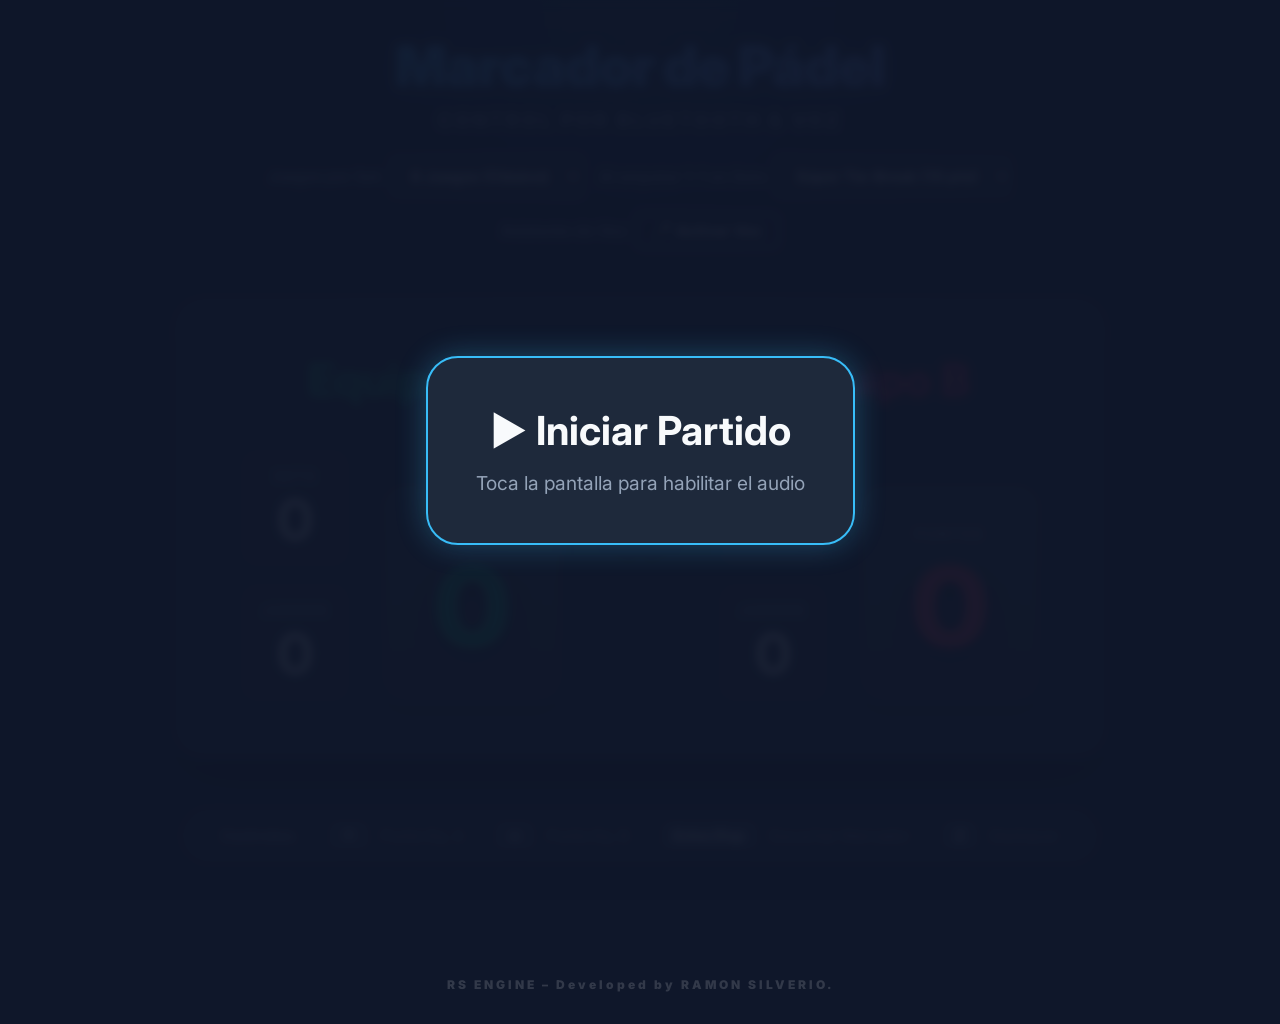
<file: index.html>
<!DOCTYPE html>
<html lang="es">
<head>
    <meta charset="UTF-8">
    <meta name="viewport" content="width=device-width, initial-scale=1.0, maximum-scale=1.0, user-scalable=no">
    <meta name="apple-mobile-web-app-capable" content="yes">
    <meta name="apple-mobile-web-app-status-bar-style" content="black-translucent">
    <meta name="apple-mobile-web-app-title" content="RS Pádel">
    <meta name="theme-color" content="#0f172a">
    <link rel="manifest" href="manifest.json">
    <link rel="apple-touch-icon" href="data:image/svg+xml,<svg xmlns=%22http://www.w3.org/2000/svg%22 viewBox=%220 0 100 100%22><rect width=%22100%22 height=%22100%22 fill=%22%230f172a%22/><text x=%2250%22 y=%2250%22 dominant-baseline=%22central%22 text-anchor=%22middle%22 font-size=%2260%22>🎾</text></svg>">
    <title>Marcador de Pádel por Voz</title>
    <link rel="stylesheet" href="style.css">
    <link href="https://fonts.googleapis.com/css2?family=Inter:wght@400;700;900&display=swap" rel="stylesheet">
</head>
<body>
    <!-- iOS Audio Unlock Overlay -->
    <div id="initOverlay" class="init-overlay">
        <div class="overlay-content">
            <h2>▶ Iniciar Partido</h2>
            <p>Toca la pantalla para habilitar el audio</p>
        </div>
    </div>

    <div class="container">
        <header>
            <h1>Marcador de Pádel</h1>
            <p class="subtitle">Control por Bluetooth & Voz</p>
            <div class="config-bar" style="flex-wrap: wrap;">
                <div>
                    <label for="gamesToWin">Juegos por Set:</label>
                    <select id="gamesToWin">
                        <option value="4">4 Juegos (Fast)</option>
                        <option value="6" selected>6 Juegos (Clásico)</option>
                        <option value="8">8 Juegos (Pro Set)</option>
                    </select>
                </div>
                <div>
                    <label for="thirdSetRule">Al empatar 1-1 en Sets:</label>
                    <select id="thirdSetRule">
                        <option value="STB" selected>Súper Tie-Break (10 pts)</option>
                        <option value="NORMAL">Jugar 3er Set Largo</option>
                    </select>
                </div>
                <div>
                    <label>Asistente de Voz:</label>
                    <button id="btnVoiceControl" class="mic-btn">🎤 Activar Voz</button>
                </div>
            </div>
        </header>

        <main class="scoreboard">
            <div class="team" id="teamA">
                <input type="text" class="team-name" id="nameA" value="Equipo A">
                <div class="score">
                    <div class="sets-games">
                        <div class="stat-box">
                            <span class="label">Sets</span>
                            <span class="value" id="setsA">0</span>
                        </div>
                        <div class="stat-box">
                            <span class="label">Juegos</span>
                            <span class="value" id="gamesA">0</span>
                        </div>
                    </div>
                    <div class="points-box">
                        <span class="label">Puntos</span>
                        <span class="points" id="pointsA">0</span>
                    </div>
                </div>
            </div>

            <div class="divider">
                <div class="vs">VS</div>
            </div>

            <div class="team" id="teamB">
                <input type="text" class="team-name" id="nameB" value="Equipo B">
                <div class="score">
                     <div class="sets-games">
                        <div class="stat-box">
                            <span class="label">Sets</span>
                            <span class="value" id="setsB">0</span>
                        </div>
                        <div class="stat-box">
                            <span class="label">Juegos</span>
                            <span class="value" id="gamesB">0</span>
                        </div>
                    </div>
                    <div class="points-box">
                        <span class="label">Puntos</span>
                        <span class="points" id="pointsB">0</span>
                    </div>
                </div>
            </div>
        </main>

        <footer>
            <div class="instructions" id="instructionsBox"></div>
            <div class="match-status" id="matchStatus"></div>
            <div class="watermark">RS ENGINE &ndash; Developed by RAMON SILVERIO.</div>
        </footer>
    </div>
    <script src="app.js"></script>
</body>
</html>
</file>
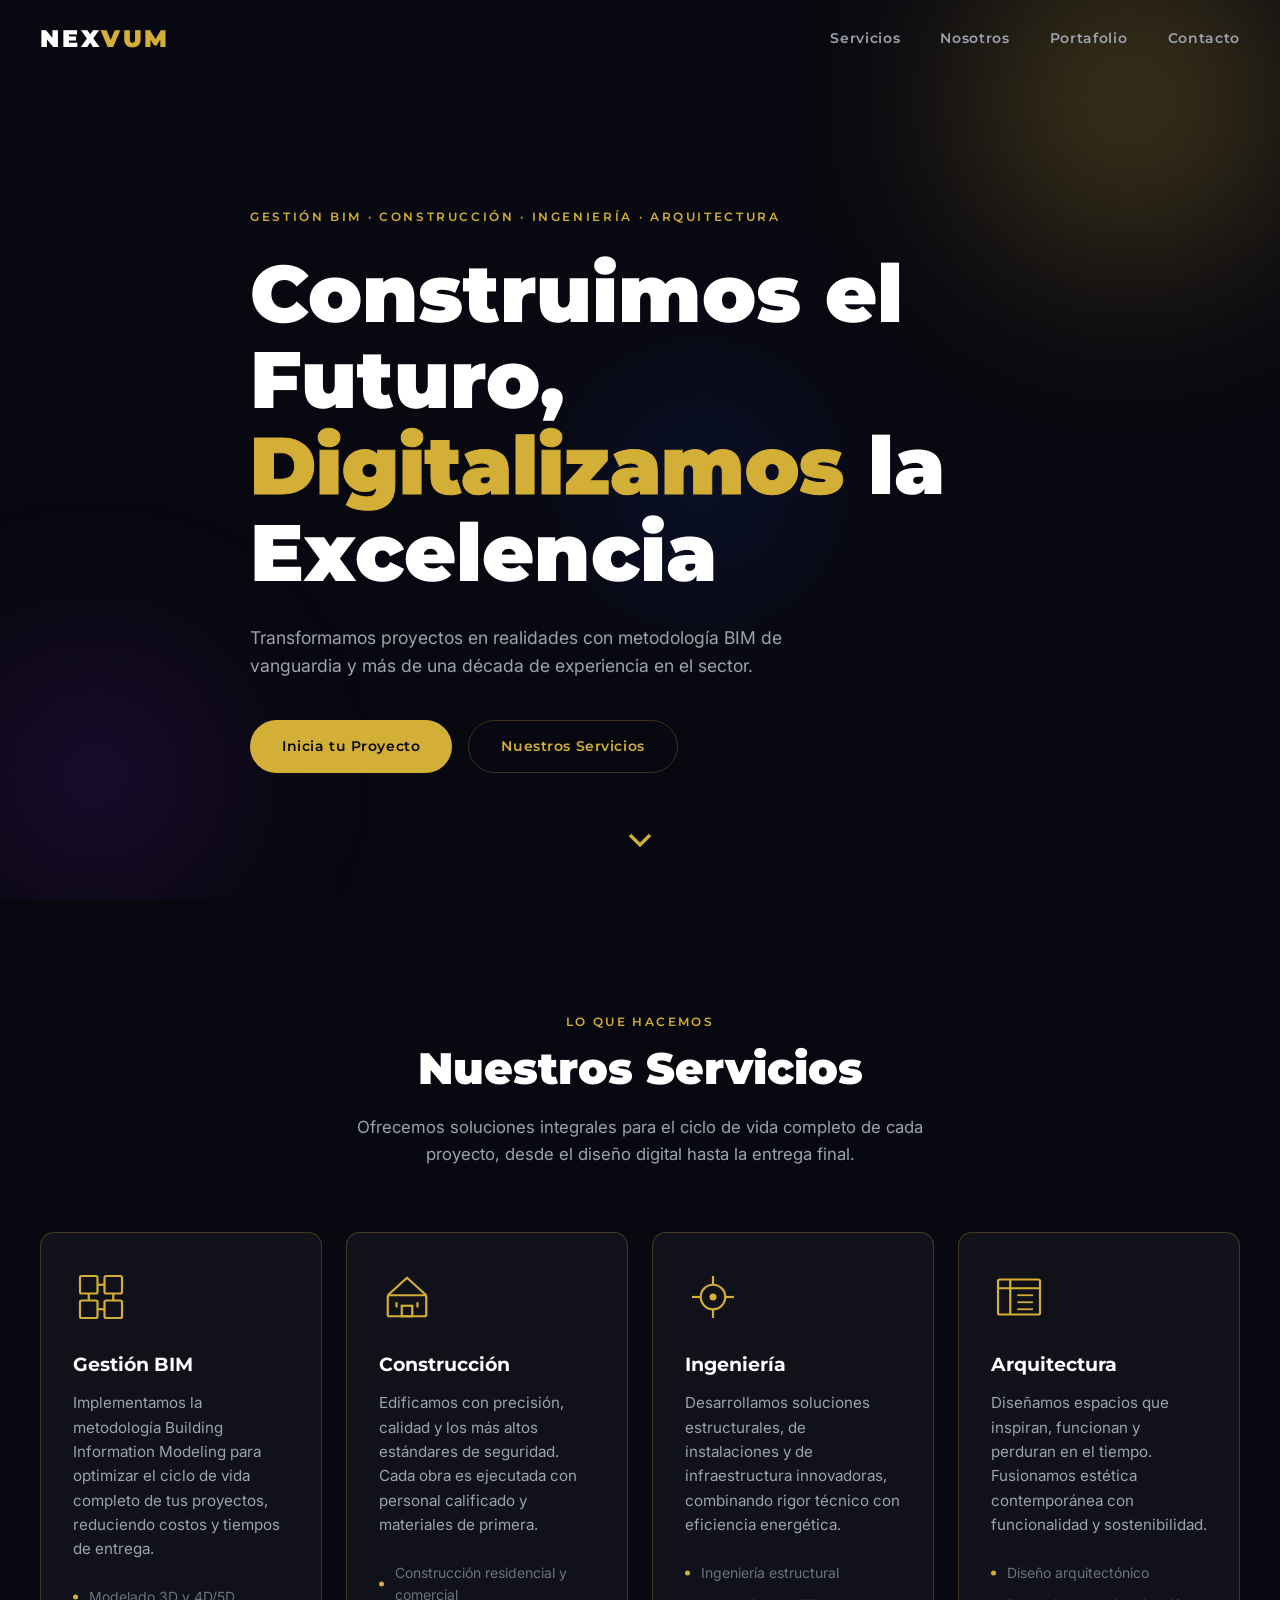
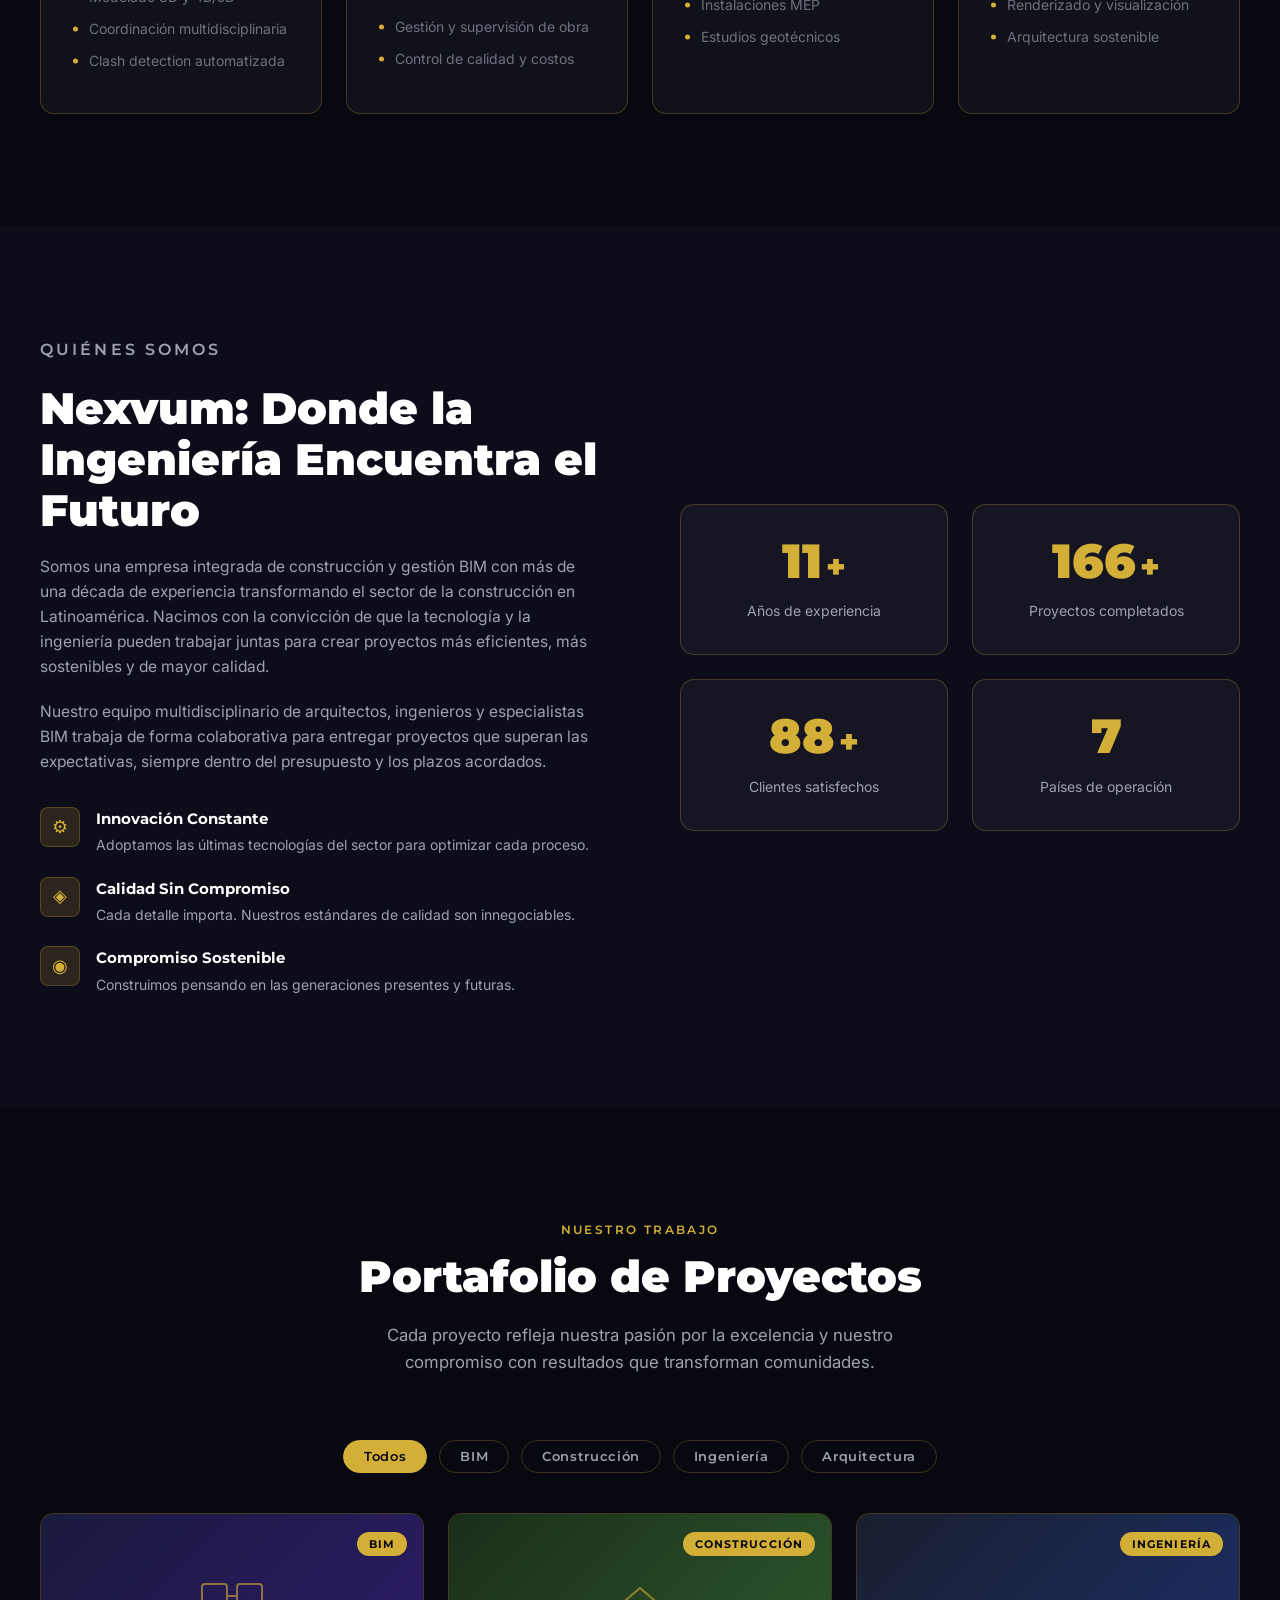
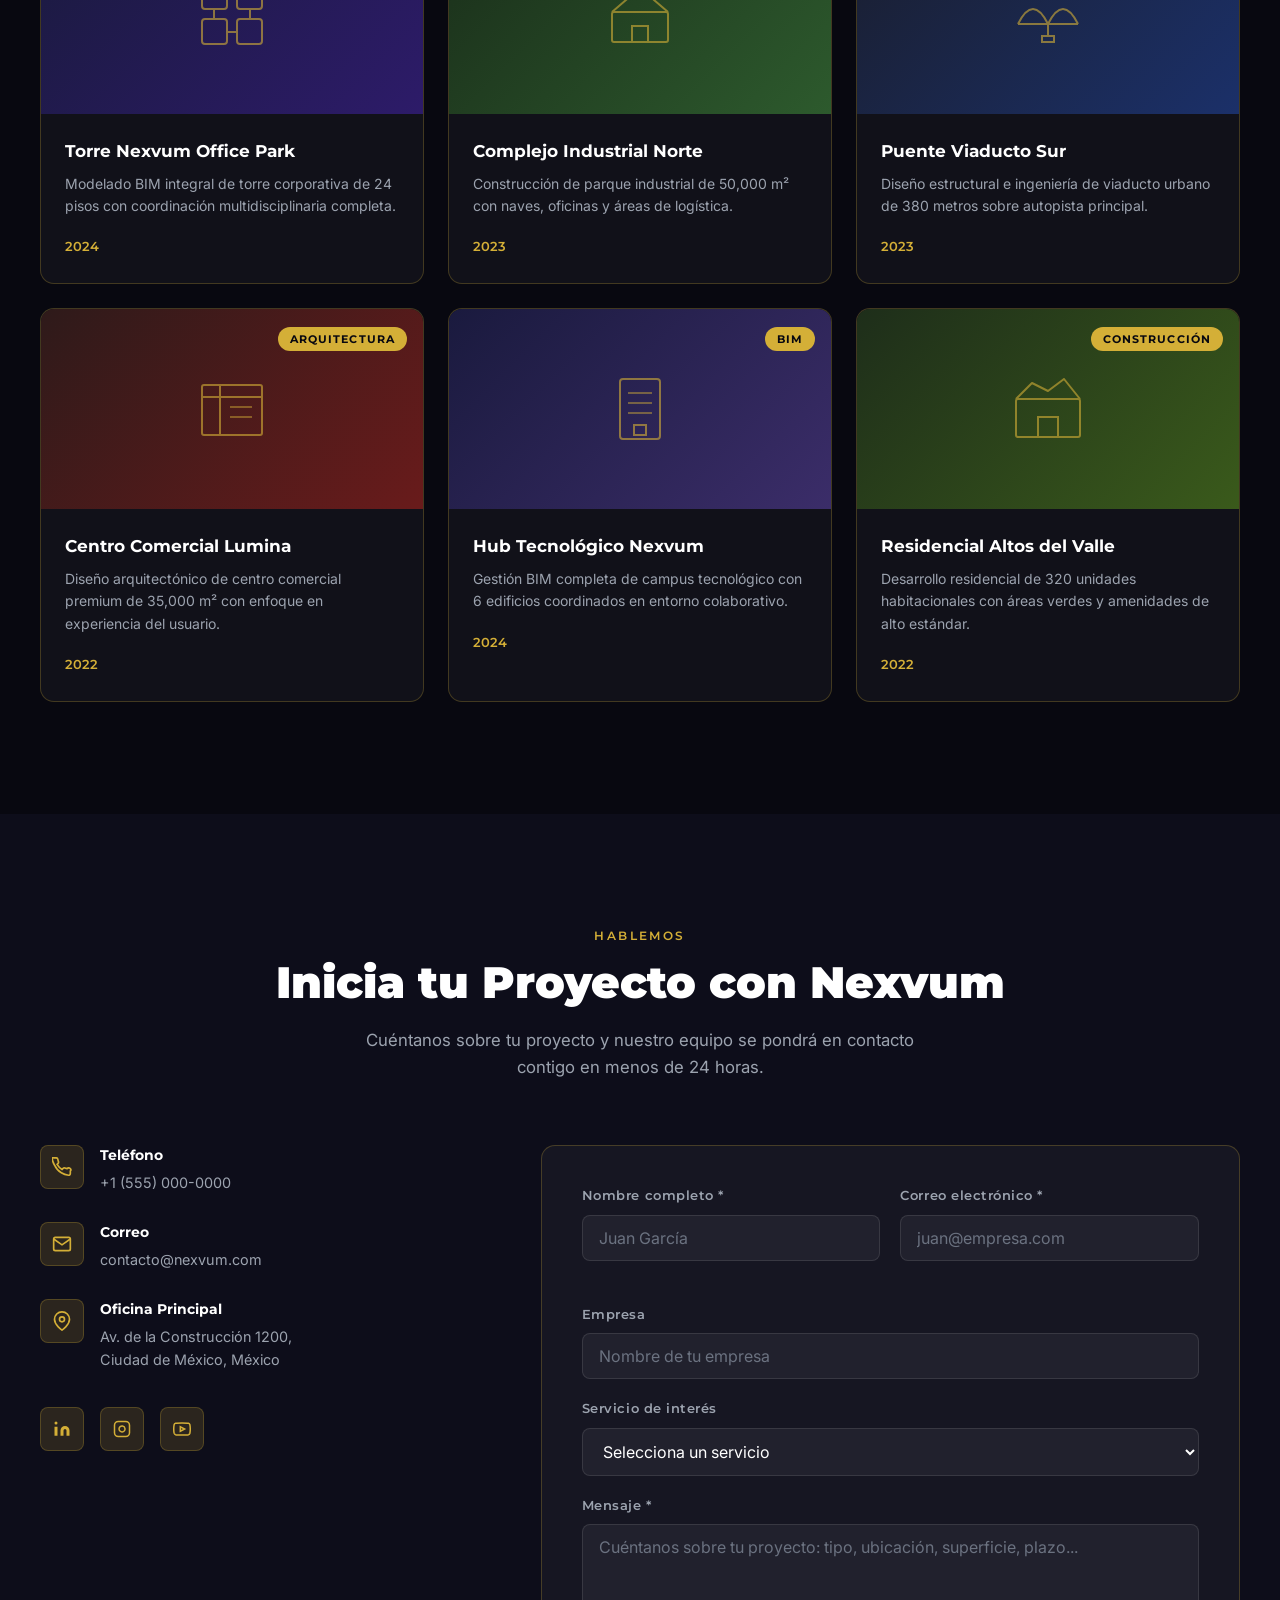
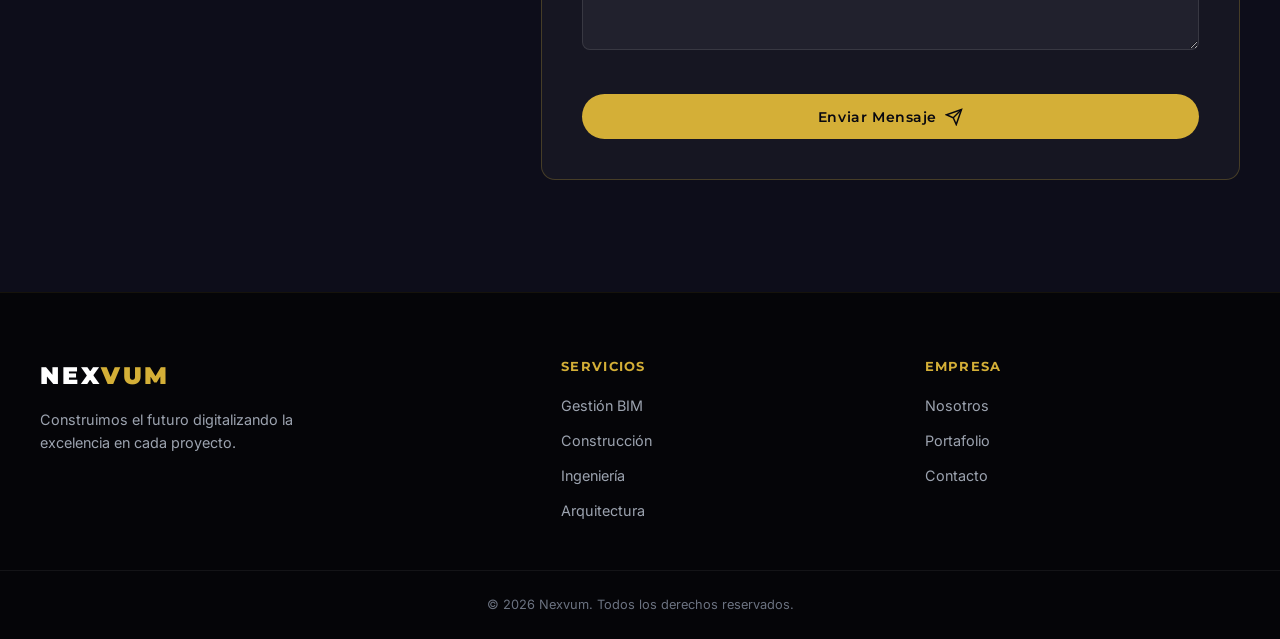
<file: nexvum/index.html>
<!DOCTYPE html>
<html lang="es">
<head>
  <meta charset="UTF-8" />
  <meta name="viewport" content="width=device-width, initial-scale=1.0" />
  <title>Nexvum — Construcción & Gestión BIM</title>
  <meta name="description" content="Nexvum: empresa líder en gestión BIM, construcción, ingeniería y arquitectura. Transformamos proyectos en realidades con tecnología de vanguardia." />
  <link rel="preconnect" href="https://fonts.googleapis.com" />
  <link rel="preconnect" href="https://fonts.gstatic.com" crossorigin />
  <link href="https://fonts.googleapis.com/css2?family=Montserrat:wght@400;600;700;900&family=Inter:wght@400;500;600&display=swap" rel="stylesheet" />
  <link rel="stylesheet" href="style.css" />
</head>
<body>

  <!-- ========== NAVBAR ========== -->
  <header class="navbar" id="navbar">
    <div class="container navbar__inner">
      <a href="#inicio" class="navbar__logo">NEX<span>VUM</span></a>
      <nav class="navbar__menu" id="navMenu">
        <a href="#servicios">Servicios</a>
        <a href="#nosotros">Nosotros</a>
        <a href="#portafolio">Portafolio</a>
        <a href="#contacto">Contacto</a>
      </nav>
      <button class="navbar__toggle" id="navToggle" aria-label="Menú">
        <span></span><span></span><span></span>
      </button>
    </div>
  </header>

  <!-- ========== HERO ========== -->
  <section class="hero" id="inicio">
    <div class="hero__bg">
      <div class="hero__orb hero__orb--1"></div>
      <div class="hero__orb hero__orb--2"></div>
      <div class="hero__orb hero__orb--3"></div>
    </div>
    <div class="container hero__content">
      <p class="hero__label">Gestión BIM · Construcción · Ingeniería · Arquitectura</p>
      <h1 class="hero__title">Construimos el Futuro,<br><span>Digitalizamos</span> la Excelencia</h1>
      <p class="hero__subtitle">Transformamos proyectos en realidades con metodología BIM de vanguardia y más de una década de experiencia en el sector.</p>
      <div class="hero__cta">
        <a href="#contacto" class="btn btn--primary">Inicia tu Proyecto</a>
        <a href="#servicios" class="btn btn--ghost">Nuestros Servicios</a>
      </div>
    </div>
    <a href="#servicios" class="hero__scroll" aria-label="Scroll">
      <svg viewBox="0 0 24 24" fill="none" stroke="currentColor" stroke-width="2"><polyline points="6 9 12 15 18 9"/></svg>
    </a>
  </section>

  <!-- ========== SERVICIOS ========== -->
  <section class="section" id="servicios">
    <div class="container">
      <div class="section__header reveal">
        <p class="section__label">Lo que hacemos</p>
        <h2 class="section__title">Nuestros Servicios</h2>
        <p class="section__desc">Ofrecemos soluciones integrales para el ciclo de vida completo de cada proyecto, desde el diseño digital hasta la entrega final.</p>
      </div>
      <div class="services__grid">

        <article class="card reveal">
          <div class="card__icon">
            <svg viewBox="0 0 64 64" fill="none" xmlns="http://www.w3.org/2000/svg">
              <rect x="8" y="8" width="20" height="20" rx="2" stroke="currentColor" stroke-width="2.5"/>
              <rect x="36" y="8" width="20" height="20" rx="2" stroke="currentColor" stroke-width="2.5"/>
              <rect x="8" y="36" width="20" height="20" rx="2" stroke="currentColor" stroke-width="2.5"/>
              <rect x="36" y="36" width="20" height="20" rx="2" stroke="currentColor" stroke-width="2.5"/>
              <line x1="28" y1="18" x2="36" y2="18" stroke="currentColor" stroke-width="2.5"/>
              <line x1="18" y1="28" x2="18" y2="36" stroke="currentColor" stroke-width="2.5"/>
              <line x1="28" y1="46" x2="36" y2="46" stroke="currentColor" stroke-width="2.5"/>
              <line x1="46" y1="28" x2="46" y2="36" stroke="currentColor" stroke-width="2.5"/>
            </svg>
          </div>
          <h3 class="card__title">Gestión BIM</h3>
          <p class="card__text">Implementamos la metodología Building Information Modeling para optimizar el ciclo de vida completo de tus proyectos, reduciendo costos y tiempos de entrega.</p>
          <ul class="card__list">
            <li>Modelado 3D y 4D/5D</li>
            <li>Coordinación multidisciplinaria</li>
            <li>Clash detection automatizada</li>
          </ul>
        </article>

        <article class="card reveal">
          <div class="card__icon">
            <svg viewBox="0 0 64 64" fill="none" xmlns="http://www.w3.org/2000/svg">
              <rect x="10" y="30" width="44" height="24" rx="2" stroke="currentColor" stroke-width="2.5"/>
              <polyline points="10,30 32,10 54,30" stroke="currentColor" stroke-width="2.5" stroke-linejoin="round"/>
              <rect x="26" y="42" width="12" height="12" stroke="currentColor" stroke-width="2.5"/>
              <line x1="20" y1="38" x2="20" y2="44" stroke="currentColor" stroke-width="2.5"/>
              <line x1="44" y1="38" x2="44" y2="44" stroke="currentColor" stroke-width="2.5"/>
            </svg>
          </div>
          <h3 class="card__title">Construcción</h3>
          <p class="card__text">Edificamos con precisión, calidad y los más altos estándares de seguridad. Cada obra es ejecutada con personal calificado y materiales de primera.</p>
          <ul class="card__list">
            <li>Construcción residencial y comercial</li>
            <li>Gestión y supervisión de obra</li>
            <li>Control de calidad y costos</li>
          </ul>
        </article>

        <article class="card reveal">
          <div class="card__icon">
            <svg viewBox="0 0 64 64" fill="none" xmlns="http://www.w3.org/2000/svg">
              <circle cx="32" cy="32" r="14" stroke="currentColor" stroke-width="2.5"/>
              <line x1="32" y1="8" x2="32" y2="18" stroke="currentColor" stroke-width="2.5"/>
              <line x1="32" y1="46" x2="32" y2="56" stroke="currentColor" stroke-width="2.5"/>
              <line x1="8" y1="32" x2="18" y2="32" stroke="currentColor" stroke-width="2.5"/>
              <line x1="46" y1="32" x2="56" y2="32" stroke="currentColor" stroke-width="2.5"/>
              <circle cx="32" cy="32" r="4" fill="currentColor"/>
            </svg>
          </div>
          <h3 class="card__title">Ingeniería</h3>
          <p class="card__text">Desarrollamos soluciones estructurales, de instalaciones y de infraestructura innovadoras, combinando rigor técnico con eficiencia energética.</p>
          <ul class="card__list">
            <li>Ingeniería estructural</li>
            <li>Instalaciones MEP</li>
            <li>Estudios geotécnicos</li>
          </ul>
        </article>

        <article class="card reveal">
          <div class="card__icon">
            <svg viewBox="0 0 64 64" fill="none" xmlns="http://www.w3.org/2000/svg">
              <rect x="8" y="12" width="48" height="40" rx="2" stroke="currentColor" stroke-width="2.5"/>
              <line x1="8" y1="22" x2="56" y2="22" stroke="currentColor" stroke-width="2.5"/>
              <line x1="22" y1="12" x2="22" y2="52" stroke="currentColor" stroke-width="2.5"/>
              <line x1="30" y1="30" x2="48" y2="30" stroke="currentColor" stroke-width="2"/>
              <line x1="30" y1="38" x2="48" y2="38" stroke="currentColor" stroke-width="2"/>
              <line x1="30" y1="46" x2="48" y2="46" stroke="currentColor" stroke-width="2"/>
            </svg>
          </div>
          <h3 class="card__title">Arquitectura</h3>
          <p class="card__text">Diseñamos espacios que inspiran, funcionan y perduran en el tiempo. Fusionamos estética contemporánea con funcionalidad y sostenibilidad.</p>
          <ul class="card__list">
            <li>Diseño arquitectónico</li>
            <li>Renderizado y visualización</li>
            <li>Arquitectura sostenible</li>
          </ul>
        </article>

      </div>
    </div>
  </section>

  <!-- ========== NOSOTROS ========== -->
  <section class="section section--alt" id="nosotros">
    <div class="container">
      <div class="about__grid">
        <div class="about__text reveal">
          <p class="section__label">Quiénes somos</p>
          <h2 class="section__title">Nexvum: Donde la Ingeniería Encuentra el Futuro</h2>
          <p>Somos una empresa integrada de construcción y gestión BIM con más de una década de experiencia transformando el sector de la construcción en Latinoamérica. Nacimos con la convicción de que la tecnología y la ingeniería pueden trabajar juntas para crear proyectos más eficientes, más sostenibles y de mayor calidad.</p>
          <p>Nuestro equipo multidisciplinario de arquitectos, ingenieros y especialistas BIM trabaja de forma colaborativa para entregar proyectos que superan las expectativas, siempre dentro del presupuesto y los plazos acordados.</p>
          <div class="about__values">
            <div class="value">
              <div class="value__icon">⚙</div>
              <div>
                <strong>Innovación Constante</strong>
                <p>Adoptamos las últimas tecnologías del sector para optimizar cada proceso.</p>
              </div>
            </div>
            <div class="value">
              <div class="value__icon">◈</div>
              <div>
                <strong>Calidad Sin Compromiso</strong>
                <p>Cada detalle importa. Nuestros estándares de calidad son innegociables.</p>
              </div>
            </div>
            <div class="value">
              <div class="value__icon">◉</div>
              <div>
                <strong>Compromiso Sostenible</strong>
                <p>Construimos pensando en las generaciones presentes y futuras.</p>
              </div>
            </div>
          </div>
        </div>
        <div class="about__stats reveal">
          <div class="stat">
            <span class="stat__number" data-target="12">0</span>
            <span class="stat__suffix">+</span>
            <p class="stat__label">Años de experiencia</p>
          </div>
          <div class="stat">
            <span class="stat__number" data-target="180">0</span>
            <span class="stat__suffix">+</span>
            <p class="stat__label">Proyectos completados</p>
          </div>
          <div class="stat">
            <span class="stat__number" data-target="95">0</span>
            <span class="stat__suffix">+</span>
            <p class="stat__label">Clientes satisfechos</p>
          </div>
          <div class="stat">
            <span class="stat__number" data-target="8">0</span>
            <span class="stat__suffix"></span>
            <p class="stat__label">Países de operación</p>
          </div>
        </div>
      </div>
    </div>
  </section>

  <!-- ========== PORTAFOLIO ========== -->
  <section class="section" id="portafolio">
    <div class="container">
      <div class="section__header reveal">
        <p class="section__label">Nuestro trabajo</p>
        <h2 class="section__title">Portafolio de Proyectos</h2>
        <p class="section__desc">Cada proyecto refleja nuestra pasión por la excelencia y nuestro compromiso con resultados que transforman comunidades.</p>
      </div>

      <div class="portfolio__filters reveal">
        <button class="filter-btn active" data-filter="all">Todos</button>
        <button class="filter-btn" data-filter="bim">BIM</button>
        <button class="filter-btn" data-filter="construccion">Construcción</button>
        <button class="filter-btn" data-filter="ingenieria">Ingeniería</button>
        <button class="filter-btn" data-filter="arquitectura">Arquitectura</button>
      </div>

      <div class="portfolio__grid">

        <article class="project-card reveal" data-category="bim">
          <div class="project-card__img" style="background: linear-gradient(135deg, #1a1a3e 0%, #2d1b69 100%);">
            <div class="project-card__overlay">
              <span class="project-card__tag">BIM</span>
            </div>
            <svg class="project-card__icon" viewBox="0 0 80 80" fill="none"><rect x="10" y="10" width="25" height="25" rx="3" stroke="#d4af37" stroke-width="2"/><rect x="45" y="10" width="25" height="25" rx="3" stroke="#d4af37" stroke-width="2"/><rect x="10" y="45" width="25" height="25" rx="3" stroke="#d4af37" stroke-width="2"/><rect x="45" y="45" width="25" height="25" rx="3" stroke="#d4af37" stroke-width="2"/><line x1="35" y1="22" x2="45" y2="22" stroke="#d4af37" stroke-width="2"/><line x1="22" y1="35" x2="22" y2="45" stroke="#d4af37" stroke-width="2"/><line x1="35" y1="58" x2="45" y2="58" stroke="#d4af37" stroke-width="2"/><line x1="58" y1="35" x2="58" y2="45" stroke="#d4af37" stroke-width="2"/></svg>
          </div>
          <div class="project-card__body">
            <h3>Torre Nexvum Office Park</h3>
            <p>Modelado BIM integral de torre corporativa de 24 pisos con coordinación multidisciplinaria completa.</p>
            <span class="project-card__year">2024</span>
          </div>
        </article>

        <article class="project-card reveal" data-category="construccion">
          <div class="project-card__img" style="background: linear-gradient(135deg, #1a2e1a 0%, #2d5a2d 100%);">
            <div class="project-card__overlay">
              <span class="project-card__tag">Construcción</span>
            </div>
            <svg class="project-card__icon" viewBox="0 0 80 80" fill="none"><rect x="12" y="38" width="56" height="30" rx="2" stroke="#d4af37" stroke-width="2"/><polyline points="12,38 40,14 68,38" stroke="#d4af37" stroke-width="2" stroke-linejoin="round"/><rect x="32" y="52" width="16" height="16" stroke="#d4af37" stroke-width="2"/></svg>
          </div>
          <div class="project-card__body">
            <h3>Complejo Industrial Norte</h3>
            <p>Construcción de parque industrial de 50,000 m² con naves, oficinas y áreas de logística.</p>
            <span class="project-card__year">2023</span>
          </div>
        </article>

        <article class="project-card reveal" data-category="ingenieria">
          <div class="project-card__img" style="background: linear-gradient(135deg, #1a1e2e 0%, #1b3069 100%);">
            <div class="project-card__overlay">
              <span class="project-card__tag">Ingeniería</span>
            </div>
            <svg class="project-card__icon" viewBox="0 0 80 80" fill="none"><line x1="10" y1="50" x2="70" y2="50" stroke="#d4af37" stroke-width="2"/><path d="M10,50 Q25,20 40,50 Q55,20 70,50" stroke="#d4af37" stroke-width="2" fill="none"/><line x1="40" y1="50" x2="40" y2="62" stroke="#d4af37" stroke-width="2"/><rect x="34" y="62" width="12" height="6" stroke="#d4af37" stroke-width="2"/></svg>
          </div>
          <div class="project-card__body">
            <h3>Puente Viaducto Sur</h3>
            <p>Diseño estructural e ingeniería de viaducto urbano de 380 metros sobre autopista principal.</p>
            <span class="project-card__year">2023</span>
          </div>
        </article>

        <article class="project-card reveal" data-category="arquitectura">
          <div class="project-card__img" style="background: linear-gradient(135deg, #2e1a1a 0%, #691b1b 100%);">
            <div class="project-card__overlay">
              <span class="project-card__tag">Arquitectura</span>
            </div>
            <svg class="project-card__icon" viewBox="0 0 80 80" fill="none"><rect x="10" y="16" width="60" height="50" rx="2" stroke="#d4af37" stroke-width="2"/><line x1="10" y1="28" x2="70" y2="28" stroke="#d4af37" stroke-width="2"/><line x1="28" y1="16" x2="28" y2="66" stroke="#d4af37" stroke-width="2"/><line x1="38" y1="38" x2="60" y2="38" stroke="#d4af37" stroke-width="1.5"/><line x1="38" y1="48" x2="60" y2="48" stroke="#d4af37" stroke-width="1.5"/></svg>
          </div>
          <div class="project-card__body">
            <h3>Centro Comercial Lumina</h3>
            <p>Diseño arquitectónico de centro comercial premium de 35,000 m² con enfoque en experiencia del usuario.</p>
            <span class="project-card__year">2022</span>
          </div>
        </article>

        <article class="project-card reveal" data-category="bim">
          <div class="project-card__img" style="background: linear-gradient(135deg, #1a1a3e 0%, #3b2d69 100%);">
            <div class="project-card__overlay">
              <span class="project-card__tag">BIM</span>
            </div>
            <svg class="project-card__icon" viewBox="0 0 80 80" fill="none"><rect x="20" y="10" width="40" height="60" rx="3" stroke="#d4af37" stroke-width="2"/><line x1="28" y1="24" x2="52" y2="24" stroke="#d4af37" stroke-width="1.5"/><line x1="28" y1="34" x2="52" y2="34" stroke="#d4af37" stroke-width="1.5"/><line x1="28" y1="44" x2="52" y2="44" stroke="#d4af37" stroke-width="1.5"/><rect x="34" y="56" width="12" height="10" stroke="#d4af37" stroke-width="2"/></svg>
          </div>
          <div class="project-card__body">
            <h3>Hub Tecnológico Nexvum</h3>
            <p>Gestión BIM completa de campus tecnológico con 6 edificios coordinados en entorno colaborativo.</p>
            <span class="project-card__year">2024</span>
          </div>
        </article>

        <article class="project-card reveal" data-category="construccion">
          <div class="project-card__img" style="background: linear-gradient(135deg, #1e2e1a 0%, #3a5a1b 100%);">
            <div class="project-card__overlay">
              <span class="project-card__tag">Construcción</span>
            </div>
            <svg class="project-card__icon" viewBox="0 0 80 80" fill="none"><rect x="8" y="30" width="64" height="38" rx="2" stroke="#d4af37" stroke-width="2"/><polyline points="8,30 24,14 40,22 56,10 72,30" stroke="#d4af37" stroke-width="2" stroke-linejoin="round"/><rect x="30" y="48" width="20" height="20" stroke="#d4af37" stroke-width="2"/></svg>
          </div>
          <div class="project-card__body">
            <h3>Residencial Altos del Valle</h3>
            <p>Desarrollo residencial de 320 unidades habitacionales con áreas verdes y amenidades de alto estándar.</p>
            <span class="project-card__year">2022</span>
          </div>
        </article>

      </div>
    </div>
  </section>

  <!-- ========== CONTACTO ========== -->
  <section class="section section--alt" id="contacto">
    <div class="container">
      <div class="section__header reveal">
        <p class="section__label">Hablemos</p>
        <h2 class="section__title">Inicia tu Proyecto con Nexvum</h2>
        <p class="section__desc">Cuéntanos sobre tu proyecto y nuestro equipo se pondrá en contacto contigo en menos de 24 horas.</p>
      </div>

      <div class="contact__grid">
        <div class="contact__info reveal">
          <div class="contact__item">
            <div class="contact__item-icon">
              <svg viewBox="0 0 24 24" fill="none" stroke="currentColor" stroke-width="2"><path d="M22 16.92v3a2 2 0 01-2.18 2 19.79 19.79 0 01-8.63-3.07A19.5 19.5 0 013.07 9.81a19.79 19.79 0 01-3.07-8.72A2 2 0 012 .99h3a2 2 0 012 1.72c.127.96.361 1.903.7 2.81a2 2 0 01-.45 2.11L6.09 8.91a16 16 0 006 6l1.27-1.27a2 2 0 012.11-.45c.907.339 1.85.573 2.81.7A2 2 0 0122 16.92z"/></svg>
            </div>
            <div>
              <strong>Teléfono</strong>
              <p>+1 (555) 000-0000</p>
            </div>
          </div>
          <div class="contact__item">
            <div class="contact__item-icon">
              <svg viewBox="0 0 24 24" fill="none" stroke="currentColor" stroke-width="2"><path d="M4 4h16c1.1 0 2 .9 2 2v12c0 1.1-.9 2-2 2H4c-1.1 0-2-.9-2-2V6c0-1.1.9-2 2-2z"/><polyline points="22,6 12,13 2,6"/></svg>
            </div>
            <div>
              <strong>Correo</strong>
              <p>contacto@nexvum.com</p>
            </div>
          </div>
          <div class="contact__item">
            <div class="contact__item-icon">
              <svg viewBox="0 0 24 24" fill="none" stroke="currentColor" stroke-width="2"><path d="M21 10c0 7-9 13-9 13s-9-6-9-13a9 9 0 0118 0z"/><circle cx="12" cy="10" r="3"/></svg>
            </div>
            <div>
              <strong>Oficina Principal</strong>
              <p>Av. de la Construcción 1200,<br>Ciudad de México, México</p>
            </div>
          </div>
          <div class="contact__social">
            <a href="#" aria-label="LinkedIn" class="social-link">
              <svg viewBox="0 0 24 24" fill="currentColor"><path d="M16 8a6 6 0 016 6v7h-4v-7a2 2 0 00-2-2 2 2 0 00-2 2v7h-4v-7a6 6 0 016-6zM2 9h4v12H2z"/><circle cx="4" cy="4" r="2"/></svg>
            </a>
            <a href="#" aria-label="Instagram" class="social-link">
              <svg viewBox="0 0 24 24" fill="none" stroke="currentColor" stroke-width="2"><rect x="2" y="2" width="20" height="20" rx="5" ry="5"/><path d="M16 11.37A4 4 0 1112.63 8 4 4 0 0116 11.37z"/><line x1="17.5" y1="6.5" x2="17.51" y2="6.5"/></svg>
            </a>
            <a href="#" aria-label="YouTube" class="social-link">
              <svg viewBox="0 0 24 24" fill="none" stroke="currentColor" stroke-width="2"><path d="M22.54 6.42a2.78 2.78 0 00-1.95-1.96C18.88 4 12 4 12 4s-6.88 0-8.59.46a2.78 2.78 0 00-1.95 1.96A29 29 0 001 12a29 29 0 00.46 5.58A2.78 2.78 0 003.41 19.6C5.12 20 12 20 12 20s6.88 0 8.59-.4a2.78 2.78 0 001.95-1.96A29 29 0 0023 12a29 29 0 00-.46-5.58z"/><polygon points="9.75 15.02 15.5 12 9.75 8.98 9.75 15.02"/></svg>
            </a>
          </div>
        </div>

        <form class="contact__form reveal" id="contactForm" novalidate>
          <div class="form__row">
            <div class="form__group">
              <label for="nombre">Nombre completo *</label>
              <input type="text" id="nombre" name="nombre" placeholder="Juan García" required />
              <span class="form__error" id="errorNombre"></span>
            </div>
            <div class="form__group">
              <label for="email">Correo electrónico *</label>
              <input type="email" id="email" name="email" placeholder="juan@empresa.com" required />
              <span class="form__error" id="errorEmail"></span>
            </div>
          </div>
          <div class="form__group">
            <label for="empresa">Empresa</label>
            <input type="text" id="empresa" name="empresa" placeholder="Nombre de tu empresa" />
          </div>
          <div class="form__group">
            <label for="servicio">Servicio de interés</label>
            <select id="servicio" name="servicio">
              <option value="">Selecciona un servicio</option>
              <option value="bim">Gestión BIM</option>
              <option value="construccion">Construcción</option>
              <option value="ingenieria">Ingeniería</option>
              <option value="arquitectura">Arquitectura</option>
              <option value="integral">Servicio integral</option>
            </select>
          </div>
          <div class="form__group">
            <label for="mensaje">Mensaje *</label>
            <textarea id="mensaje" name="mensaje" rows="5" placeholder="Cuéntanos sobre tu proyecto: tipo, ubicación, superficie, plazo..." required></textarea>
            <span class="form__error" id="errorMensaje"></span>
          </div>
          <button type="submit" class="btn btn--primary btn--full" id="submitBtn">
            <span class="btn__text">Enviar Mensaje</span>
            <svg class="btn__icon" viewBox="0 0 24 24" fill="none" stroke="currentColor" stroke-width="2"><line x1="22" y1="2" x2="11" y2="13"/><polygon points="22 2 15 22 11 13 2 9 22 2"/></svg>
          </button>
          <div class="form__success" id="formSuccess">
            <svg viewBox="0 0 24 24" fill="none" stroke="currentColor" stroke-width="2"><polyline points="20 6 9 17 4 12"/></svg>
            <p>Mensaje enviado con éxito. Te contactaremos pronto.</p>
          </div>
        </form>
      </div>
    </div>
  </section>

  <!-- ========== FOOTER ========== -->
  <footer class="footer">
    <div class="container footer__inner">
      <div class="footer__brand">
        <a href="#inicio" class="navbar__logo">NEX<span>VUM</span></a>
        <p>Construimos el futuro digitalizando la excelencia en cada proyecto.</p>
      </div>
      <nav class="footer__nav">
        <strong>Servicios</strong>
        <a href="#servicios">Gestión BIM</a>
        <a href="#servicios">Construcción</a>
        <a href="#servicios">Ingeniería</a>
        <a href="#servicios">Arquitectura</a>
      </nav>
      <nav class="footer__nav">
        <strong>Empresa</strong>
        <a href="#nosotros">Nosotros</a>
        <a href="#portafolio">Portafolio</a>
        <a href="#contacto">Contacto</a>
      </nav>
    </div>
    <div class="footer__bottom">
      <p>&copy; <span id="year"></span> Nexvum. Todos los derechos reservados.</p>
    </div>
  </footer>

  <script src="script.js"></script>
</body>
</html>
</file>
<file: style.css>
:root {
    --bg-color: #0f172a; /* Dark slate */
    --card-bg: #1e293b;
    --text-primary: #f8fafc;
    --text-secondary: #94a3b8;
    --accent-color: #38bdf8; /* Light blue */
    --team-a-color: #10b981; /* Emerald */
    --team-b-color: #f43f5e; /* Rose */
    --font-family: 'Inter', sans-serif;
}

* {
    box-sizing: border-box;
    margin: 0;
    padding: 0;
}

body {
    background-color: var(--bg-color);
    color: var(--text-primary);
    font-family: var(--font-family);
    min-height: 100vh;
    display: flex;
    justify-content: center;
    align-items: center;
    background-image: radial-gradient(circle at top, rgba(56, 189, 248, 0.1), transparent 40%);
    touch-action: manipulation;
}
html { touch-action: manipulation; }

.container {
    width: 100%;
    max-width: 1000px;
    padding: 2rem;
    display: flex;
    flex-direction: column;
    gap: 3rem;
}

header {
    text-align: center;
}

h1 {
    font-size: 3.5rem;
    font-weight: 900;
    letter-spacing: -1px;
    background: linear-gradient(135deg, var(--accent-color), #818cf8);
    -webkit-background-clip: text;
    background-clip: text;
    -webkit-text-fill-color: transparent;
    margin-bottom: 0.5rem;
    filter: drop-shadow(0 4px 10px rgba(56,189,248,0.2));
}

.subtitle {
    color: var(--text-secondary);
    font-size: 1.2rem;
    text-transform: uppercase;
    letter-spacing: 3px;
    font-weight: 700;
}

.scoreboard {
    display: flex;
    justify-content: space-between;
    align-items: stretch;
    background: var(--card-bg);
    border-radius: 2rem;
    padding: 3.5rem;
    box-shadow: 0 25px 50px -12px rgba(0, 0, 0, 0.5), inset 0 1px 1px rgba(255, 255, 255, 0.1);
    position: relative;
    overflow: hidden;
    backdrop-filter: blur(10px);
}

.team {
    flex: 1;
    display: flex;
    flex-direction: column;
    align-items: center;
    gap: 2rem;
    z-index: 2;
}

.team-name {
    background: transparent;
    border: none;
    color: var(--text-primary);
    font-size: 2.8rem;
    font-weight: 700;
    text-align: center;
    font-family: var(--font-family);
    width: 100%;
    padding-bottom: 0.5rem;
    border-bottom: 2px solid transparent;
    transition: all 0.3s ease;
}

.team-name:focus {
    outline: none;
    border-bottom-color: rgba(255,255,255,0.2);
    transform: scale(1.02);
}

#teamA .team-name { color: var(--team-a-color); text-shadow: 0 0 20px rgba(16,185,129,0.3); }
#teamB .team-name { color: var(--team-b-color); text-shadow: 0 0 20px rgba(244,63,94,0.3); }

.score {
    display: flex;
    gap: 2rem;
    align-items: flex-end;
}

.sets-games {
    display: flex;
    flex-direction: column;
    gap: 1rem;
}

.stat-box {
    display: flex;
    flex-direction: column;
    align-items: center;
    background: rgba(255, 255, 255, 0.05);
    padding: 1.2rem;
    border-radius: 1rem;
    min-width: 110px;
    transition: background 0.3s ease;
}

.stat-box:hover {
    background: rgba(255, 255, 255, 0.08);
}

.label {
    font-size: 0.85rem;
    color: var(--text-secondary);
    text-transform: uppercase;
    letter-spacing: 2px;
    margin-bottom: 0.5rem;
    font-weight: 700;
}

.stat-box .value {
    font-size: 3.5rem;
    font-weight: 700;
    line-height: 1;
    text-shadow: 0 4px 10px rgba(0,0,0,0.3);
}

.points-box {
    display: flex;
    flex-direction: column;
    align-items: center;
    background: linear-gradient(180deg, rgba(255,255,255,0.1), rgba(255,255,255,0.05));
    padding: 2.5rem 2rem;
    border-radius: 1.5rem;
    min-width: 180px;
    box-shadow: inset 0 2px 4px rgba(255,255,255,0.1), 0 10px 20px rgba(0,0,0,0.2);
    transition: transform 0.3s ease;
}

.points-box:hover {
    transform: translateY(-5px);
}

.points-box .points {
    font-size: 7rem;
    font-weight: 900;
    line-height: 1;
    text-shadow: 0 10px 20px rgba(0,0,0,0.5);
}

#teamA .points { color: var(--team-a-color); }
#teamB .points { color: var(--team-b-color); }

.divider {
    display: flex;
    align-items: center;
    justify-content: center;
    margin: 0 2rem;
    position: relative;
    z-index: 1;
}

.divider::before {
    content: '';
    position: absolute;
    top: -3.5rem;
    bottom: -3.5rem;
    width: 2px;
    background: linear-gradient(to bottom, transparent, rgba(255,255,255,0.15), transparent);
}

.vs {
    background: var(--bg-color);
    padding: 1rem 1.2rem;
    border-radius: 50%;
    font-weight: 900;
    color: var(--text-secondary);
    border: 2px solid rgba(255,255,255,0.1);
    z-index: 2;
    box-shadow: 0 0 20px rgba(0,0,0,0.5);
}

footer {
    display: flex;
    flex-direction: column;
    align-items: center;
    gap: 1.5rem;
}

.instructions {
    display: flex;
    gap: 2rem;
    background: var(--card-bg);
    padding: 1.2rem 2.5rem;
    border-radius: 100px;
    font-size: 0.95rem;
    color: var(--text-secondary);
    box-shadow: 0 10px 20px rgba(0,0,0,0.2);
    border: 1px solid rgba(255,255,255,0.05);
}

kbd {
    background: #334155;
    padding: 0.3rem 0.8rem;
    border-radius: 8px;
    font-family: inherit;
    color: var(--text-primary);
    border-bottom: 3px solid #0f172a;
    margin-right: 0.5rem;
    font-weight: 700;
}

.match-status {
    font-size: 1.8rem;
    font-weight: 900;
    color: #fbbf24;
    text-align: center;
    min-height: 2.5rem;
    animation: pulse 2s infinite;
    letter-spacing: 2px;
    text-shadow: 0 0 10px rgba(251,191,36,0.3);
}

@keyframes pulse {
    0% { opacity: 0.8; transform: scale(1); }
    50% { opacity: 1; transform: scale(1.05); }
    100% { opacity: 0.8; transform: scale(1); }
}

@keyframes pop {
    0% { transform: scale(1); }
    50% { transform: scale(1.15); }
    100% { transform: scale(1); }
}

.pop-anim {
    animation: pop 0.4s cubic-bezier(0.175, 0.885, 0.32, 1.275);
}

/* === MOBILE & TABLET RESPONSIVE FIXES === */
.init-overlay {
    position: fixed;
    top: 0; left: 0; right: 0; bottom: 0;
    background: rgba(15, 23, 42, 0.95);
    z-index: 9999;
    display: flex;
    justify-content: center;
    align-items: center;
    backdrop-filter: blur(5px);
    cursor: pointer;
    transition: opacity 0.5s;
}
.overlay-content {
    background: var(--card-bg);
    padding: 3rem;
    border-radius: 2rem;
    text-align: center;
    border: 2px solid var(--accent-color);
    box-shadow: 0 0 30px rgba(56,189,248,0.3);
}
.overlay-content h2 { font-size: 2.5rem; color: var(--text-primary); margin-bottom: 1rem; }
.overlay-content p { color: var(--text-secondary); font-size: 1.2rem; }

@media (max-width: 900px) {
    .scoreboard {
        flex-direction: column;
        padding: 2rem;
        gap: 2rem;
    }
    .divider {
        margin: 1rem 0;
    }
    .divider::before {
        top: 50%; bottom: auto; left: -10rem; right: -10rem;
        height: 2px; width: auto;
        background: linear-gradient(to right, transparent, rgba(255,255,255,0.15), transparent);
    }
    .team { gap: 1rem; }
    h1 { font-size: 2.5rem; }
    .subtitle { font-size: 1rem; }
    .team-name { font-size: 2rem; }
    .points-box { padding: 1.5rem 1rem; min-width: 140px; }
    .points-box .points { font-size: 5rem; }
    .stat-box .value { font-size: 2.5rem; }
    .instructions {
        flex-direction: column;
        gap: 1rem;
        text-align: center;
        padding: 1.5rem;
    }
}

@media (max-width: 600px) {
    body { padding: 0; }
    .container { padding: 0.5rem; gap: 0.8rem; max-width: 100vw; overflow-x: hidden; }
    .scoreboard { padding: 1rem 0.5rem; gap: 0.8rem; border-radius: 1.5rem; }
    
    h1 { font-size: 1.6rem; margin-bottom: 0; }
    .subtitle { display: none; }
    
    .team { gap: 0.5rem; }
    .team-name { font-size: 1.3rem; padding-bottom: 0; }
    
    .score { gap: 0.6rem; justify-content: center; }
    .stat-box { padding: 0.5rem; min-width: 60px; border-radius: 0.8rem; }
    .stat-box .value { font-size: 1.6rem; }
    .stat-box .label { font-size: 0.65rem; margin-bottom: 0.2rem; }
    
    .points-box { padding: 0.8rem 1rem; min-width: 100px; border-radius: 1rem; }
    .points-box .points { font-size: 3rem; }
    
    .divider { margin: 0.2rem 0; }
    .divider::before { left: -3rem; right: -3rem; }
    .vs { padding: 0.3rem 0.4rem; font-size: 0.7rem; border-width: 1px; }
    
    .config-bar { 
        flex-direction: column; 
        gap: 0.4rem; 
        margin-top: 0.2rem; 
    }
    .config-bar div { display: flex; justify-content: space-between; align-items: center; width: 100%; border-bottom: 1px solid rgba(255,255,255,0.05); padding-bottom: 0.4rem; }
    .config-bar div:last-child { border-bottom: none; }
    .config-bar label { font-size: 0.8rem; }
    .config-bar select { padding: 0.3rem 0.5rem; font-size: 0.75rem; width: 150px; }
    .config-bar .mic-btn { width: 150px; font-size: 0.75rem; padding: 0.3rem 0.5rem; }
    
    footer { gap: 0.5rem; }
    .match-status { font-size: 1.2rem; min-height: 1.4rem; }
    
    .instructions { 
        flex-direction: row; 
        flex-wrap: wrap; 
        padding: 0.6rem; 
        gap: 0.3rem; 
        font-size: 0.75rem; 
        justify-content: center;
        border-radius: 1rem;
    }
    .instructions span { 
        background: rgba(0,0,0,0.3); 
        padding: 0.25rem 0.5rem; 
        border-radius: 6px; 
    }
    .instructions strong { width: 100%; text-align: center; margin-bottom: 0.2rem; font-size: 0.8rem; }
    .instructions kbd { padding: 0.1rem 0.3rem; font-size: 0.65rem; border-bottom-width: 1px; margin-right: 0;}
    
    .watermark { margin-top: 0; font-size: 0.6rem; margin-bottom: 0.5rem; }
    
    .overlay-content { padding: 1.5rem; margin: 1rem; border-radius: 1rem; }
    .overlay-content h2 { font-size: 1.5rem; }
    .overlay-content p { font-size: 0.9rem; }
}

/* Make points box clickable on touch devices */
.points-box { cursor: pointer; -webkit-tap-highlight-color: transparent; }
.points-box:active { transform: scale(0.95); }

/* Watermark */
.watermark {
    font-size: 0.75rem;
    color: rgba(255, 255, 255, 0.15);
    text-align: center;
    letter-spacing: 3px;
    margin-top: 1.5rem;
    font-weight: 900;
    user-select: none;
    pointer-events: none;
}

/* Config Bar */
.config-bar {
    margin-top: 1.5rem;
    display: flex;
    justify-content: center;
    align-items: center;
    gap: 1rem;
    font-size: 0.95rem;
    color: var(--text-secondary);
    font-weight: 700;
}

.config-bar select {
    background: var(--card-bg);
    color: var(--text-primary);
    border: 2px solid rgba(255,255,255,0.1);
    padding: 0.5rem 1rem;
    border-radius: 8px;
    font-family: inherit;
    font-size: 0.95rem;
    font-weight: 700;
    outline: none;
    cursor: pointer;
    transition: border-color 0.3s;
}

.config-bar select:hover, .config-bar select:focus {
    border-color: var(--accent-color);
}

/* Mic Button */
.mic-btn {
    background: transparent;
    border: 2px solid rgba(255,255,255,0.2);
    color: var(--text-primary);
    padding: 0.4rem 1rem;
    border-radius: 8px;
    font-family: inherit;
    font-size: 0.95rem;
    font-weight: 700;
    cursor: pointer;
    transition: all 0.3s;
    outline: none;
}
.mic-btn:hover { border-color: var(--accent-color); }
.mic-btn.mic-active {
    border-color: #ef4444; 
    color: #ef4444;
    animation: pulseMic 2s infinite;
}
@keyframes pulseMic {
    0% { box-shadow: 0 0 0 0 rgba(239, 68, 68, 0.4); }
    70% { box-shadow: 0 0 0 10px rgba(239, 68, 68, 0); }
    100% { box-shadow: 0 0 0 0 rgba(239, 68, 68, 0); }
}
</file>
<file: nexvum/style.css>
/* ============================================================
   NEXVUM — Corporate Website Styles
   ============================================================ */

/* ---------- Custom Properties ---------- */
:root {
  --bg-primary: #080810;
  --bg-secondary: #0d0d1a;
  --bg-card: rgba(255, 255, 255, 0.04);
  --accent: #d4af37;
  --accent-light: #f0cc5a;
  --accent-dim: rgba(212, 175, 55, 0.15);
  --accent-border: rgba(212, 175, 55, 0.25);
  --text: #ffffff;
  --text-muted: #9ca3af;
  --text-dim: #6b7280;
  --radius: 14px;
  --radius-sm: 8px;
  --transition: 0.35s ease;
  --shadow-gold: 0 0 40px rgba(212, 175, 55, 0.08);
  --max-width: 1200px;
}

/* ---------- Reset ---------- */
*, *::before, *::after { box-sizing: border-box; margin: 0; padding: 0; }
html { scroll-behavior: smooth; font-size: 16px; }
body {
  font-family: 'Inter', sans-serif;
  background: var(--bg-primary);
  color: var(--text);
  line-height: 1.6;
  overflow-x: hidden;
}
img, svg { display: block; }
a { text-decoration: none; color: inherit; }
button { cursor: pointer; border: none; background: none; font-family: inherit; }
ul { list-style: none; }
input, textarea, select {
  font-family: inherit;
  font-size: 1rem;
  color: var(--text);
}

/* ---------- Layout ---------- */
.container {
  width: min(var(--max-width), 100% - 2.5rem);
  margin-inline: auto;
}
.section {
  padding: 7rem 0;
}
.section--alt {
  background: var(--bg-secondary);
}

/* ---------- Section Header ---------- */
.section__label {
  font-family: 'Montserrat', sans-serif;
  font-size: 0.75rem;
  font-weight: 600;
  letter-spacing: 0.2em;
  text-transform: uppercase;
  color: var(--accent);
  margin-bottom: 0.75rem;
}
.section__title {
  font-family: 'Montserrat', sans-serif;
  font-size: clamp(1.75rem, 4vw, 2.75rem);
  font-weight: 900;
  line-height: 1.15;
  margin-bottom: 1.25rem;
}
.section__desc {
  font-size: 1.05rem;
  color: var(--text-muted);
  max-width: 580px;
}
.section__header {
  text-align: center;
  margin-bottom: 4rem;
}
.section__header .section__desc { margin-inline: auto; }

/* ---------- Buttons ---------- */
.btn {
  display: inline-flex;
  align-items: center;
  gap: 0.5rem;
  padding: 0.85rem 2rem;
  border-radius: 50px;
  font-family: 'Montserrat', sans-serif;
  font-weight: 600;
  font-size: 0.9rem;
  letter-spacing: 0.04em;
  transition: var(--transition);
  white-space: nowrap;
}
.btn--primary {
  background: var(--accent);
  color: #080810;
}
.btn--primary:hover {
  background: var(--accent-light);
  transform: translateY(-2px);
  box-shadow: 0 8px 30px rgba(212, 175, 55, 0.35);
}
.btn--ghost {
  border: 1.5px solid var(--accent-border);
  color: var(--accent);
}
.btn--ghost:hover {
  background: var(--accent-dim);
  border-color: var(--accent);
  transform: translateY(-2px);
}
.btn--full { width: 100%; justify-content: center; }
.btn__icon { width: 18px; height: 18px; flex-shrink: 0; }

/* ---------- Scroll Reveal ---------- */
.reveal {
  opacity: 0;
  transform: translateY(32px);
  transition: opacity 0.65s ease, transform 0.65s ease;
}
.reveal.visible {
  opacity: 1;
  transform: translateY(0);
}

/* ============================================================
   NAVBAR
   ============================================================ */
.navbar {
  position: fixed;
  top: 0;
  left: 0;
  right: 0;
  z-index: 100;
  padding: 1.25rem 0;
  transition: background var(--transition), box-shadow var(--transition), padding var(--transition);
}
.navbar.scrolled {
  background: rgba(8, 8, 16, 0.95);
  backdrop-filter: blur(16px);
  -webkit-backdrop-filter: blur(16px);
  box-shadow: 0 1px 0 rgba(212, 175, 55, 0.1);
  padding: 0.85rem 0;
}
.navbar__inner {
  display: flex;
  align-items: center;
  justify-content: space-between;
}
.navbar__logo {
  font-family: 'Montserrat', sans-serif;
  font-size: 1.5rem;
  font-weight: 900;
  letter-spacing: 0.12em;
  color: var(--text);
}
.navbar__logo span { color: var(--accent); }
.navbar__menu {
  display: flex;
  gap: 2.5rem;
}
.navbar__menu a {
  font-family: 'Montserrat', sans-serif;
  font-size: 0.85rem;
  font-weight: 600;
  letter-spacing: 0.05em;
  color: var(--text-muted);
  transition: color var(--transition);
}
.navbar__menu a:hover { color: var(--accent); }
.navbar__toggle {
  display: none;
  flex-direction: column;
  gap: 5px;
  width: 28px;
}
.navbar__toggle span {
  display: block;
  height: 2px;
  background: var(--text);
  border-radius: 2px;
  transition: var(--transition);
}
.navbar__toggle.open span:nth-child(1) { transform: translateY(7px) rotate(45deg); }
.navbar__toggle.open span:nth-child(2) { opacity: 0; }
.navbar__toggle.open span:nth-child(3) { transform: translateY(-7px) rotate(-45deg); }

/* ============================================================
   HERO
   ============================================================ */
.hero {
  position: relative;
  min-height: 100vh;
  display: flex;
  align-items: center;
  overflow: hidden;
  padding-top: 80px;
}
.hero__bg {
  position: absolute;
  inset: 0;
  pointer-events: none;
}
.hero__orb {
  position: absolute;
  border-radius: 50%;
  filter: blur(80px);
  opacity: 0.35;
  animation: orbFloat 8s ease-in-out infinite;
}
.hero__orb--1 {
  width: 500px;
  height: 500px;
  background: radial-gradient(circle, #d4af37 0%, transparent 70%);
  top: -150px;
  right: -100px;
  animation-delay: 0s;
}
.hero__orb--2 {
  width: 350px;
  height: 350px;
  background: radial-gradient(circle, #6b21a8 0%, transparent 70%);
  bottom: -50px;
  left: -80px;
  animation-delay: 3s;
}
.hero__orb--3 {
  width: 250px;
  height: 250px;
  background: radial-gradient(circle, #1d4ed8 0%, transparent 70%);
  top: 40%;
  left: 45%;
  animation-delay: 5s;
}
@keyframes orbFloat {
  0%, 100% { transform: translate(0, 0) scale(1); }
  33%       { transform: translate(20px, -30px) scale(1.05); }
  66%       { transform: translate(-15px, 20px) scale(0.95); }
}
.hero__content {
  position: relative;
  z-index: 1;
  max-width: 780px;
  padding: 4rem 0;
}
.hero__label {
  font-family: 'Montserrat', sans-serif;
  font-size: 0.75rem;
  font-weight: 600;
  letter-spacing: 0.22em;
  text-transform: uppercase;
  color: var(--accent);
  margin-bottom: 1.5rem;
  opacity: 0;
  animation: fadeUp 0.8s ease 0.2s forwards;
}
.hero__title {
  font-family: 'Montserrat', sans-serif;
  font-size: clamp(2.5rem, 7vw, 5rem);
  font-weight: 900;
  line-height: 1.08;
  margin-bottom: 1.75rem;
  opacity: 0;
  animation: fadeUp 0.8s ease 0.4s forwards;
}
.hero__title span {
  color: var(--accent);
  -webkit-text-stroke: 1px var(--accent);
}
.hero__subtitle {
  font-size: 1.1rem;
  color: var(--text-muted);
  max-width: 550px;
  margin-bottom: 2.5rem;
  opacity: 0;
  animation: fadeUp 0.8s ease 0.6s forwards;
}
.hero__cta {
  display: flex;
  gap: 1rem;
  flex-wrap: wrap;
  opacity: 0;
  animation: fadeUp 0.8s ease 0.8s forwards;
}
.hero__scroll {
  position: absolute;
  bottom: 2.5rem;
  left: 50%;
  transform: translateX(-50%);
  width: 40px;
  height: 40px;
  color: var(--accent);
  animation: bounce 2s ease-in-out infinite;
  z-index: 1;
}
.hero__scroll svg { width: 100%; height: 100%; }
@keyframes bounce {
  0%, 100% { transform: translateX(-50%) translateY(0); }
  50%       { transform: translateX(-50%) translateY(10px); }
}
@keyframes fadeUp {
  from { opacity: 0; transform: translateY(24px); }
  to   { opacity: 1; transform: translateY(0); }
}

/* ============================================================
   SERVICES
   ============================================================ */
.services__grid {
  display: grid;
  grid-template-columns: repeat(auto-fit, minmax(260px, 1fr));
  gap: 1.5rem;
}
.card {
  background: var(--bg-card);
  border: 1px solid var(--accent-border);
  border-radius: var(--radius);
  padding: 2.25rem 2rem;
  transition: transform var(--transition), border-color var(--transition), box-shadow var(--transition), background var(--transition);
}
.card:hover {
  transform: translateY(-8px);
  border-color: var(--accent);
  background: rgba(212, 175, 55, 0.05);
  box-shadow: var(--shadow-gold);
}
.card__icon {
  width: 56px;
  height: 56px;
  margin-bottom: 1.5rem;
  color: var(--accent);
}
.card__icon svg { width: 100%; height: 100%; }
.card__title {
  font-family: 'Montserrat', sans-serif;
  font-size: 1.2rem;
  font-weight: 700;
  margin-bottom: 0.75rem;
}
.card__text {
  color: var(--text-muted);
  font-size: 0.95rem;
  margin-bottom: 1.25rem;
}
.card__list li {
  font-size: 0.875rem;
  color: var(--text-dim);
  padding: 0.3rem 0;
  padding-left: 1rem;
  position: relative;
}
.card__list li::before {
  content: '';
  position: absolute;
  left: 0;
  top: 50%;
  transform: translateY(-50%);
  width: 5px;
  height: 5px;
  background: var(--accent);
  border-radius: 50%;
}

/* ============================================================
   ABOUT / NOSOTROS
   ============================================================ */
.about__grid {
  display: grid;
  grid-template-columns: 1fr 1fr;
  gap: 5rem;
  align-items: center;
}
.about__text p {
  color: var(--text-muted);
  margin-bottom: 1.25rem;
  font-size: 0.975rem;
}
.about__text .section__title { margin-top: 0.75rem; }
.about__values {
  margin-top: 2rem;
  display: flex;
  flex-direction: column;
  gap: 1.25rem;
}
.value {
  display: flex;
  gap: 1rem;
  align-items: flex-start;
}
.value__icon {
  width: 40px;
  height: 40px;
  background: var(--accent-dim);
  border: 1px solid var(--accent-border);
  border-radius: var(--radius-sm);
  display: flex;
  align-items: center;
  justify-content: center;
  color: var(--accent);
  font-size: 1.1rem;
  flex-shrink: 0;
}
.value strong {
  display: block;
  font-family: 'Montserrat', sans-serif;
  font-size: 0.95rem;
  font-weight: 700;
  margin-bottom: 0.2rem;
}
.value p { color: var(--text-muted); font-size: 0.875rem; margin: 0; }

/* Stats */
.about__stats {
  display: grid;
  grid-template-columns: 1fr 1fr;
  gap: 1.5rem;
}
.stat {
  background: var(--bg-card);
  border: 1px solid var(--accent-border);
  border-radius: var(--radius);
  padding: 2rem 1.75rem;
  text-align: center;
  transition: border-color var(--transition), box-shadow var(--transition);
}
.stat:hover {
  border-color: var(--accent);
  box-shadow: var(--shadow-gold);
}
.stat__number {
  font-family: 'Montserrat', sans-serif;
  font-size: 3rem;
  font-weight: 900;
  color: var(--accent);
  line-height: 1;
}
.stat__suffix {
  font-family: 'Montserrat', sans-serif;
  font-size: 2rem;
  font-weight: 900;
  color: var(--accent);
}
.stat__label {
  color: var(--text-muted);
  font-size: 0.875rem;
  margin-top: 0.5rem;
}

/* ============================================================
   PORTFOLIO
   ============================================================ */
.portfolio__filters {
  display: flex;
  gap: 0.75rem;
  flex-wrap: wrap;
  justify-content: center;
  margin-bottom: 2.5rem;
}
.filter-btn {
  font-family: 'Montserrat', sans-serif;
  font-size: 0.8rem;
  font-weight: 600;
  letter-spacing: 0.05em;
  padding: 0.5rem 1.25rem;
  border-radius: 50px;
  border: 1.5px solid var(--accent-border);
  color: var(--text-muted);
  transition: var(--transition);
}
.filter-btn:hover,
.filter-btn.active {
  background: var(--accent);
  border-color: var(--accent);
  color: #080810;
}
.portfolio__grid {
  display: grid;
  grid-template-columns: repeat(auto-fit, minmax(320px, 1fr));
  gap: 1.5rem;
}
.project-card {
  border-radius: var(--radius);
  overflow: hidden;
  border: 1px solid var(--accent-border);
  background: var(--bg-card);
  transition: transform var(--transition), box-shadow var(--transition);
}
.project-card:hover {
  transform: translateY(-6px);
  box-shadow: var(--shadow-gold);
}
.project-card.hidden {
  display: none;
}
.project-card__img {
  position: relative;
  height: 200px;
  display: flex;
  align-items: center;
  justify-content: center;
  overflow: hidden;
}
.project-card__icon {
  width: 80px;
  height: 80px;
  opacity: 0.6;
  transition: opacity var(--transition), transform var(--transition);
}
.project-card:hover .project-card__icon {
  opacity: 1;
  transform: scale(1.1);
}
.project-card__overlay {
  position: absolute;
  top: 1rem;
  right: 1rem;
}
.project-card__tag {
  font-family: 'Montserrat', sans-serif;
  font-size: 0.7rem;
  font-weight: 700;
  letter-spacing: 0.1em;
  text-transform: uppercase;
  background: var(--accent);
  color: #080810;
  padding: 0.3rem 0.75rem;
  border-radius: 50px;
}
.project-card__body {
  padding: 1.5rem;
}
.project-card__body h3 {
  font-family: 'Montserrat', sans-serif;
  font-size: 1.05rem;
  font-weight: 700;
  margin-bottom: 0.5rem;
}
.project-card__body p {
  color: var(--text-muted);
  font-size: 0.875rem;
  margin-bottom: 1rem;
}
.project-card__year {
  font-size: 0.8rem;
  font-weight: 600;
  color: var(--accent);
  font-family: 'Montserrat', sans-serif;
}

/* ============================================================
   CONTACT
   ============================================================ */
.contact__grid {
  display: grid;
  grid-template-columns: 1fr 1.6fr;
  gap: 4rem;
  align-items: start;
}
.contact__info {
  display: flex;
  flex-direction: column;
  gap: 1.75rem;
}
.contact__item {
  display: flex;
  gap: 1rem;
  align-items: flex-start;
}
.contact__item-icon {
  width: 44px;
  height: 44px;
  background: var(--accent-dim);
  border: 1px solid var(--accent-border);
  border-radius: var(--radius-sm);
  display: flex;
  align-items: center;
  justify-content: center;
  color: var(--accent);
  flex-shrink: 0;
}
.contact__item-icon svg { width: 20px; height: 20px; }
.contact__item strong {
  display: block;
  font-family: 'Montserrat', sans-serif;
  font-size: 0.85rem;
  font-weight: 700;
  margin-bottom: 0.25rem;
  color: var(--text);
}
.contact__item p { color: var(--text-muted); font-size: 0.9rem; }
.contact__social {
  display: flex;
  gap: 1rem;
  margin-top: 0.5rem;
}
.social-link {
  width: 44px;
  height: 44px;
  background: var(--accent-dim);
  border: 1px solid var(--accent-border);
  border-radius: var(--radius-sm);
  display: flex;
  align-items: center;
  justify-content: center;
  color: var(--accent);
  transition: var(--transition);
}
.social-link:hover {
  background: var(--accent);
  color: #080810;
  border-color: var(--accent);
  transform: translateY(-3px);
}
.social-link svg { width: 18px; height: 18px; }

/* Form */
.contact__form {
  background: var(--bg-card);
  border: 1px solid var(--accent-border);
  border-radius: var(--radius);
  padding: 2.5rem;
  display: flex;
  flex-direction: column;
  gap: 1.25rem;
}
.form__row {
  display: grid;
  grid-template-columns: 1fr 1fr;
  gap: 1.25rem;
}
.form__group {
  display: flex;
  flex-direction: column;
  gap: 0.5rem;
}
.form__group label {
  font-family: 'Montserrat', sans-serif;
  font-size: 0.8rem;
  font-weight: 600;
  letter-spacing: 0.04em;
  color: var(--text-muted);
}
.form__group input,
.form__group select,
.form__group textarea {
  background: rgba(255, 255, 255, 0.05);
  border: 1.5px solid rgba(255, 255, 255, 0.1);
  border-radius: var(--radius-sm);
  padding: 0.75rem 1rem;
  color: var(--text);
  transition: border-color var(--transition), box-shadow var(--transition);
  resize: vertical;
}
.form__group select option { background: #0d0d1a; }
.form__group input::placeholder,
.form__group textarea::placeholder { color: var(--text-dim); }
.form__group input:focus,
.form__group select:focus,
.form__group textarea:focus {
  outline: none;
  border-color: var(--accent);
  box-shadow: 0 0 0 3px rgba(212, 175, 55, 0.12);
}
.form__group input.error,
.form__group textarea.error { border-color: #ef4444; }
.form__error {
  font-size: 0.78rem;
  color: #ef4444;
  min-height: 1rem;
}
.form__success {
  display: none;
  align-items: center;
  gap: 0.75rem;
  background: rgba(212, 175, 55, 0.1);
  border: 1px solid rgba(212, 175, 55, 0.3);
  border-radius: var(--radius-sm);
  padding: 1rem 1.25rem;
  color: var(--accent);
}
.form__success.show { display: flex; }
.form__success svg { width: 20px; height: 20px; flex-shrink: 0; }
.form__success p { font-size: 0.9rem; }

/* ============================================================
   FOOTER
   ============================================================ */
.footer {
  background: #050508;
  padding: 4rem 0 0;
  border-top: 1px solid rgba(212, 175, 55, 0.08);
}
.footer__inner {
  display: grid;
  grid-template-columns: 1.5fr 1fr 1fr;
  gap: 3rem;
  padding-bottom: 3rem;
}
.footer__brand p {
  color: var(--text-muted);
  font-size: 0.9rem;
  margin-top: 0.75rem;
  max-width: 260px;
}
.footer__nav {
  display: flex;
  flex-direction: column;
  gap: 0.75rem;
}
.footer__nav strong {
  font-family: 'Montserrat', sans-serif;
  font-size: 0.8rem;
  font-weight: 700;
  letter-spacing: 0.1em;
  text-transform: uppercase;
  color: var(--accent);
  margin-bottom: 0.25rem;
}
.footer__nav a {
  font-size: 0.9rem;
  color: var(--text-muted);
  transition: color var(--transition);
}
.footer__nav a:hover { color: var(--accent); }
.footer__bottom {
  border-top: 1px solid rgba(255, 255, 255, 0.06);
  padding: 1.5rem 0;
  text-align: center;
}
.footer__bottom p {
  font-size: 0.8rem;
  color: var(--text-dim);
}

/* ============================================================
   RESPONSIVE
   ============================================================ */
@media (max-width: 1024px) {
  .about__grid { grid-template-columns: 1fr; gap: 3rem; }
  .contact__grid { grid-template-columns: 1fr; gap: 2.5rem; }
  .footer__inner { grid-template-columns: 1fr 1fr; }
}

@media (max-width: 768px) {
  .section { padding: 5rem 0; }
  .navbar__menu {
    position: fixed;
    inset: 0;
    top: 0;
    background: rgba(8, 8, 16, 0.98);
    backdrop-filter: blur(20px);
    flex-direction: column;
    align-items: center;
    justify-content: center;
    gap: 2.5rem;
    opacity: 0;
    pointer-events: none;
    transition: opacity var(--transition);
    z-index: 99;
  }
  .navbar__menu.open {
    opacity: 1;
    pointer-events: auto;
  }
  .navbar__menu a { font-size: 1.25rem; }
  .navbar__toggle { display: flex; z-index: 100; }
  .hero__title { font-size: clamp(2rem, 9vw, 3.5rem); }
  .about__stats { grid-template-columns: 1fr 1fr; }
  .form__row { grid-template-columns: 1fr; }
  .portfolio__grid { grid-template-columns: 1fr; }
  .footer__inner { grid-template-columns: 1fr; gap: 2rem; }
}

@media (max-width: 480px) {
  .hero__cta { flex-direction: column; }
  .btn { width: 100%; justify-content: center; }
  .contact__form { padding: 1.75rem 1.25rem; }
  .services__grid { grid-template-columns: 1fr; }
  .about__stats { grid-template-columns: 1fr; }
}
</file>
